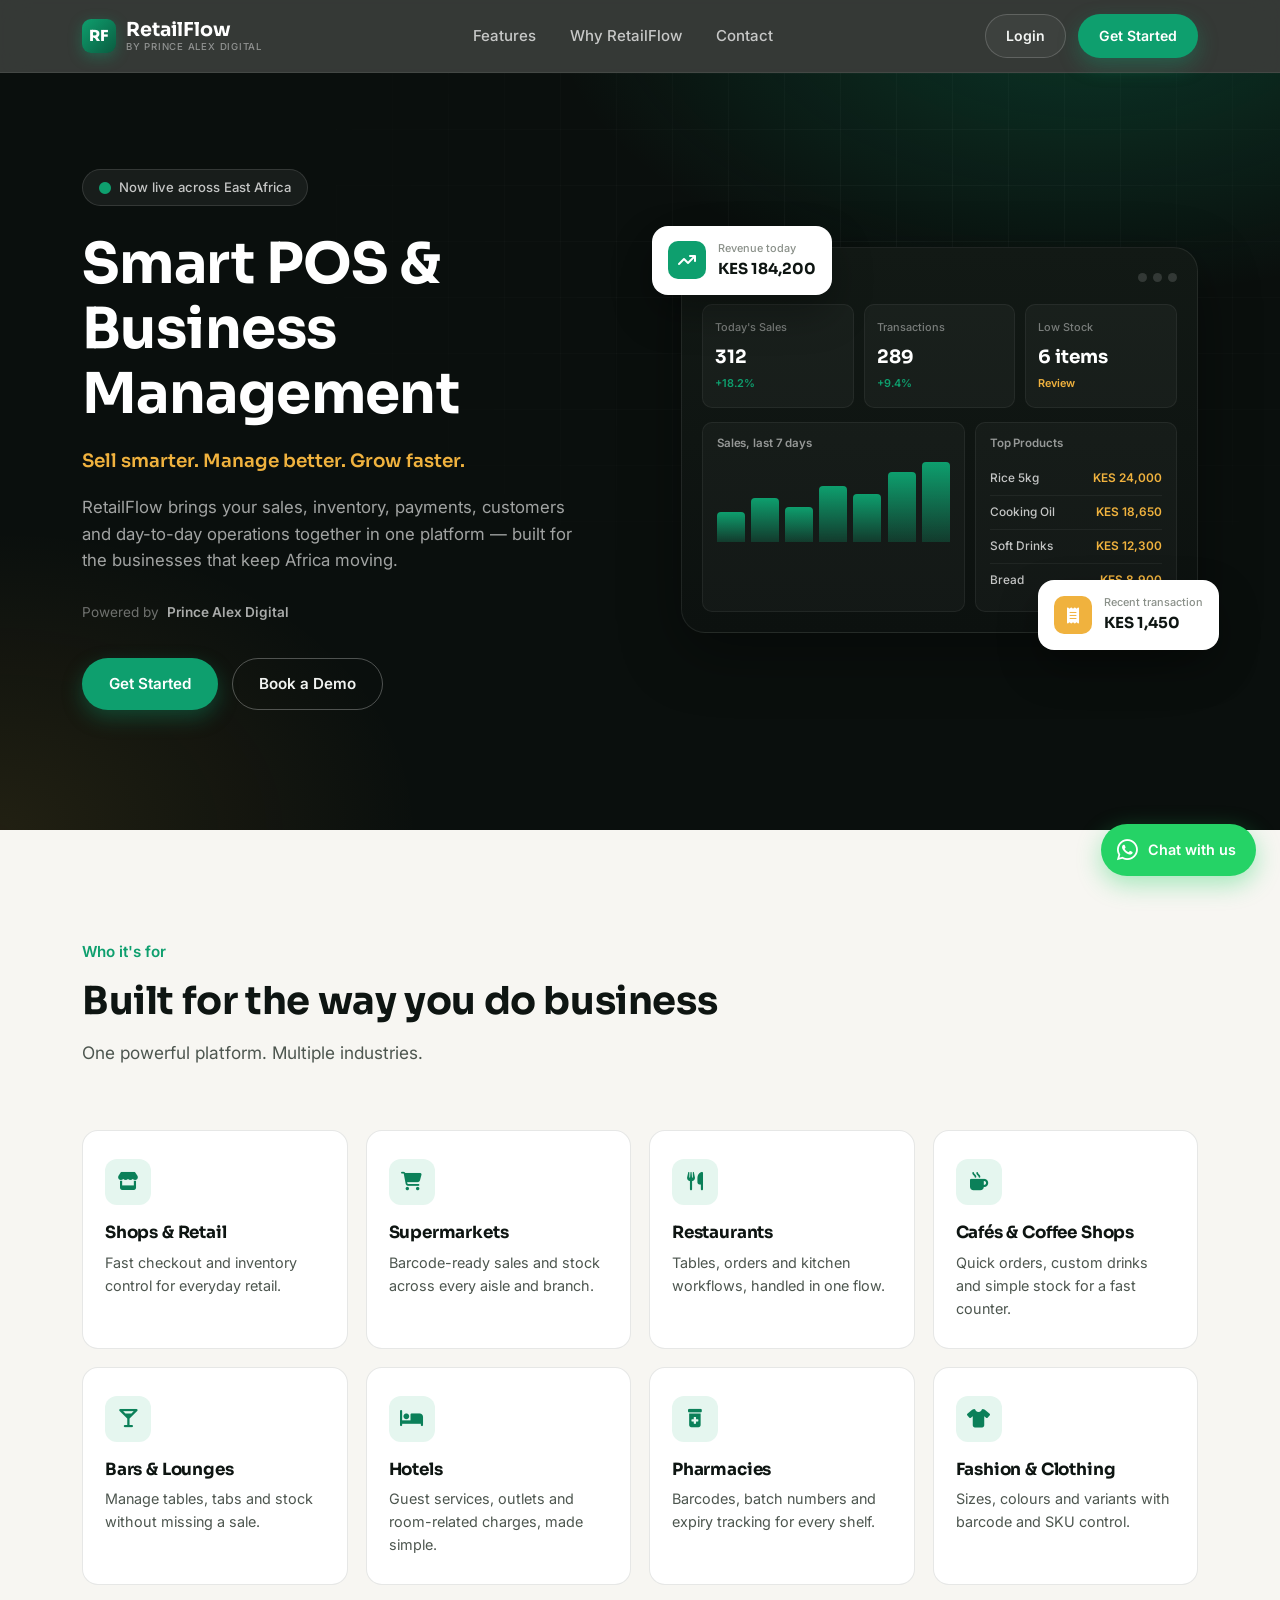
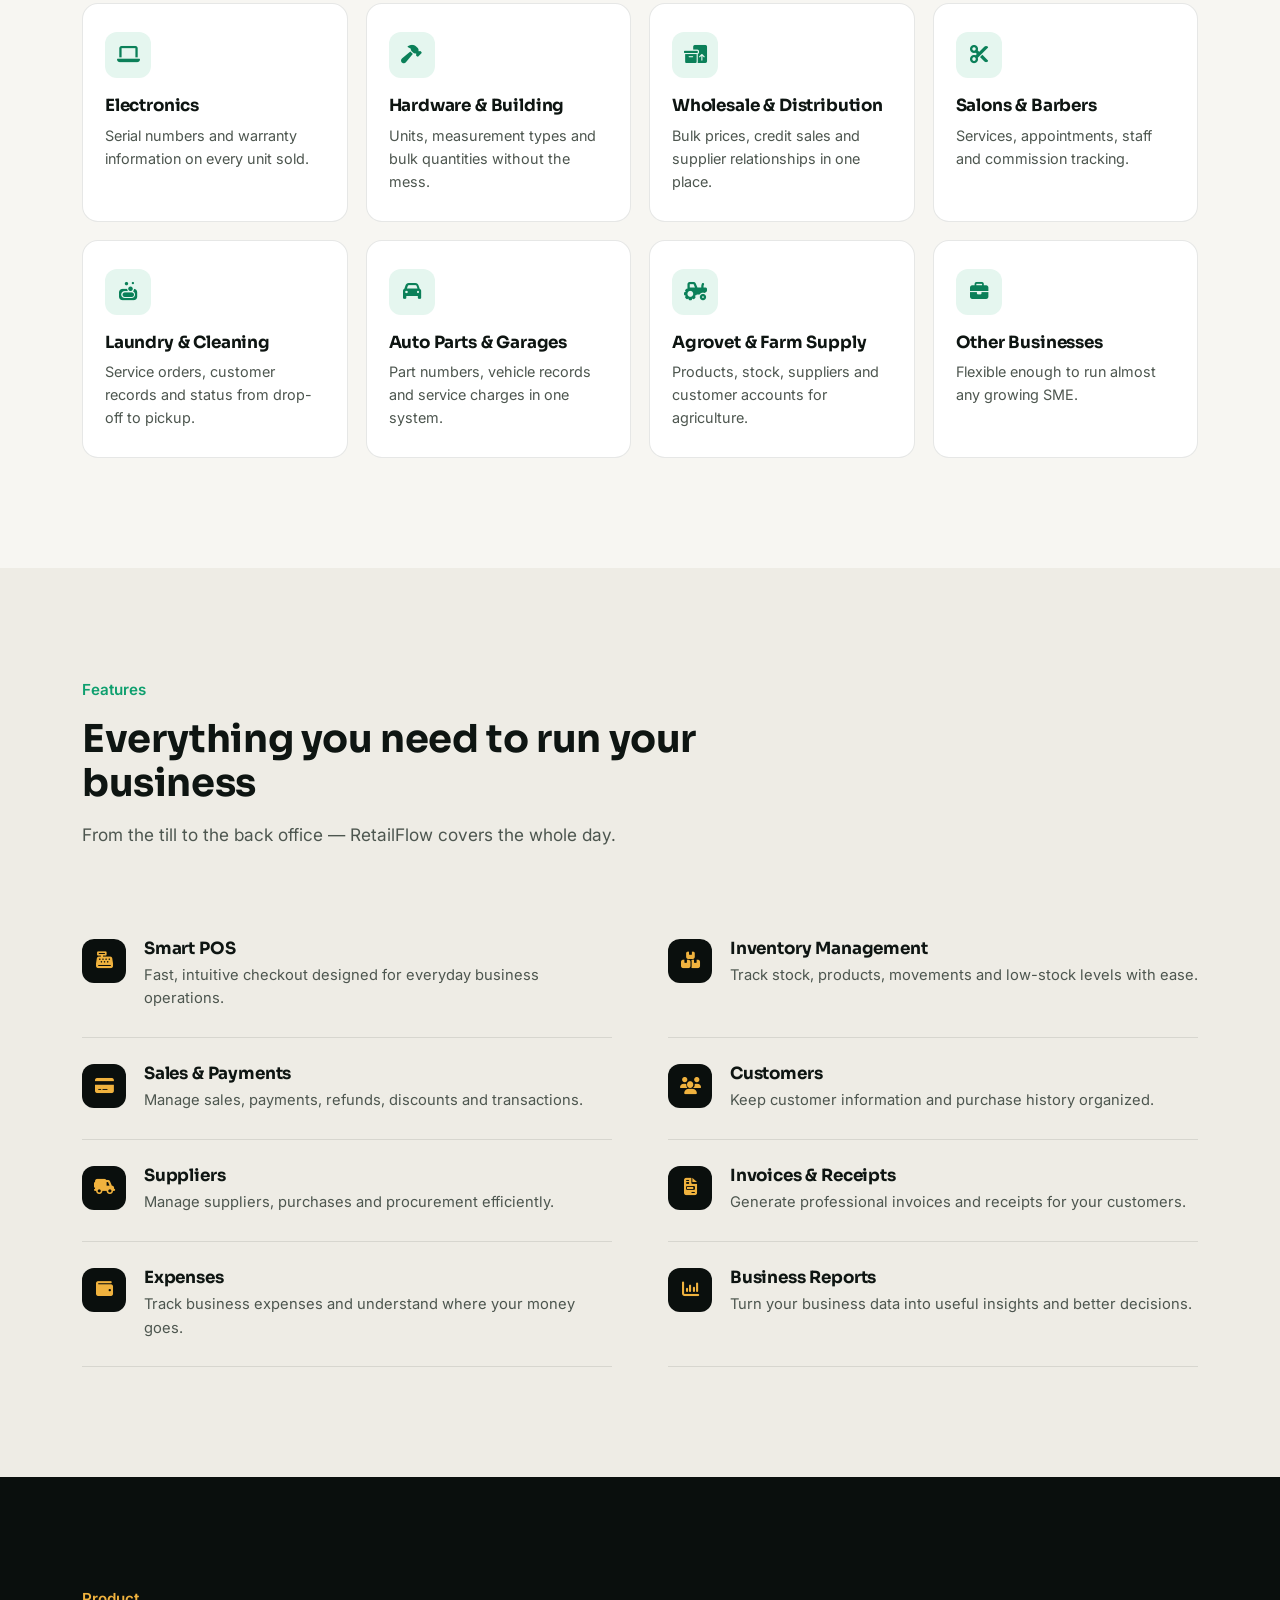
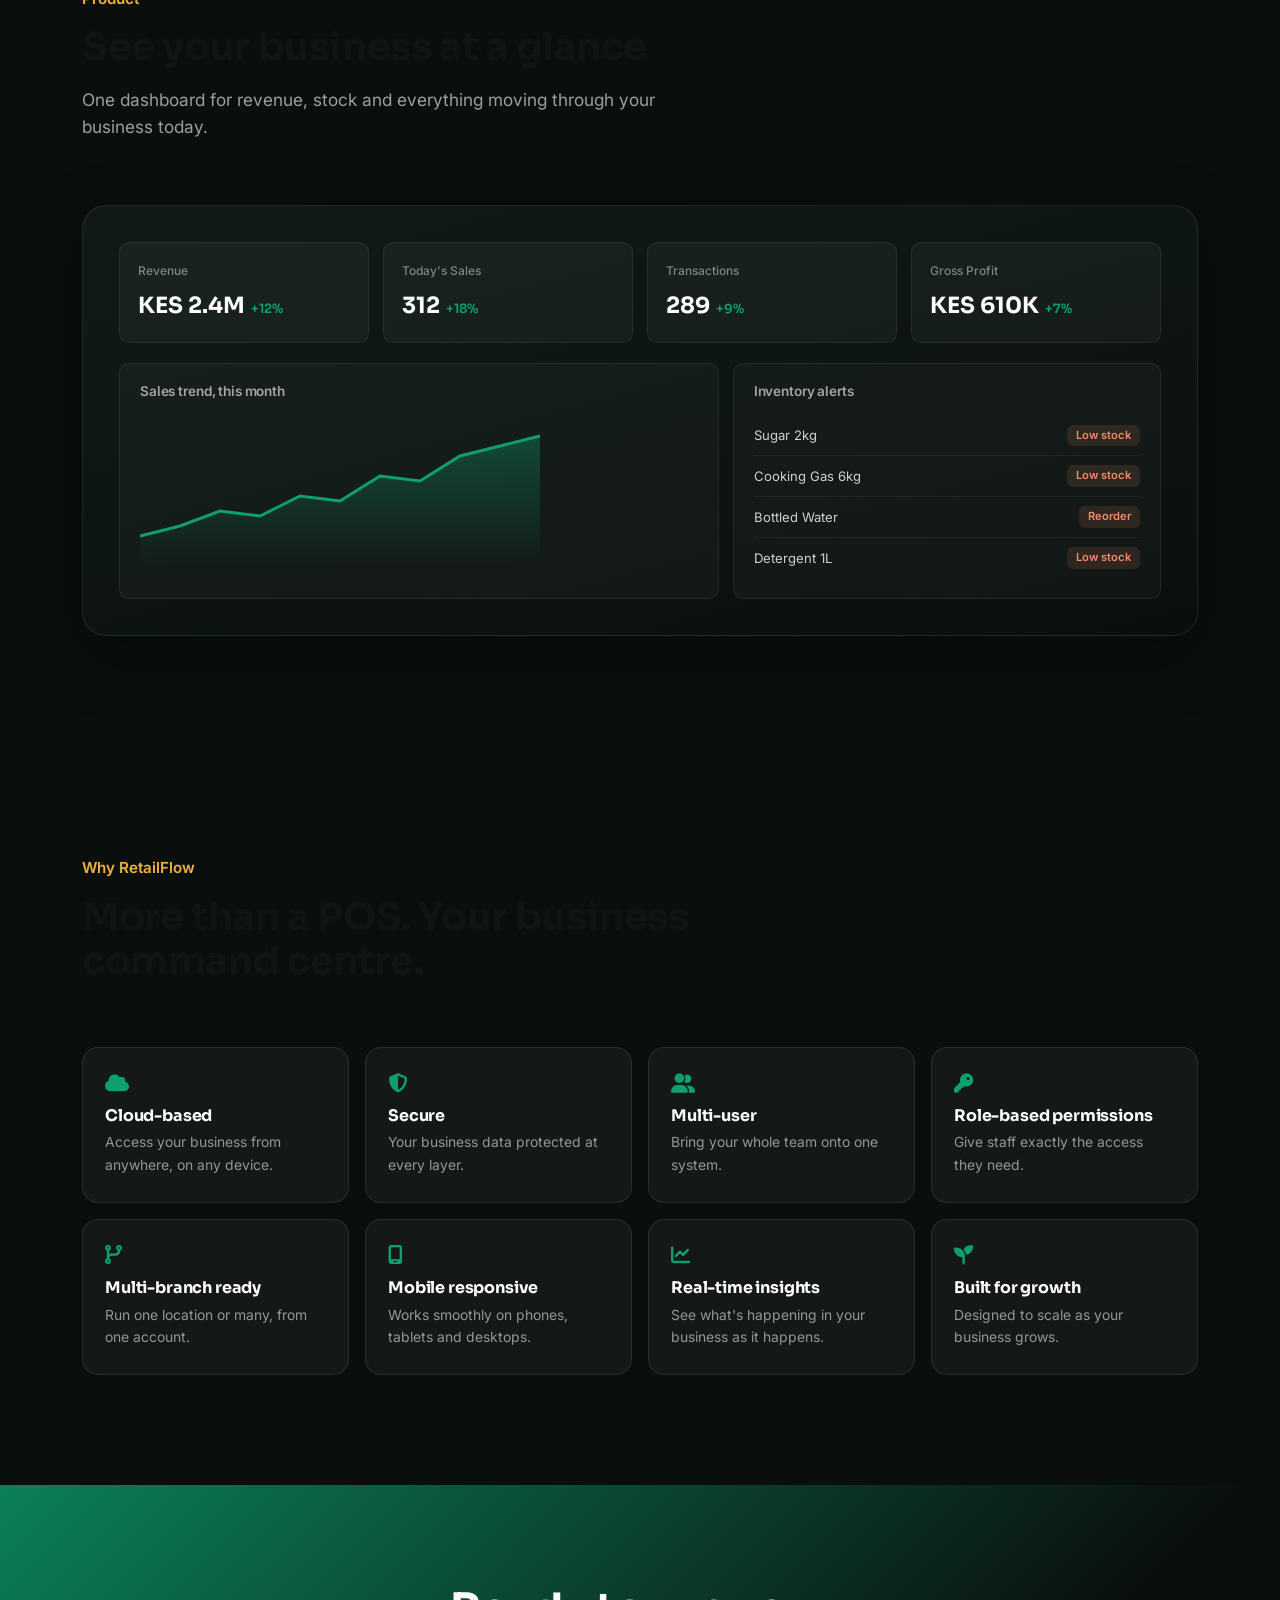
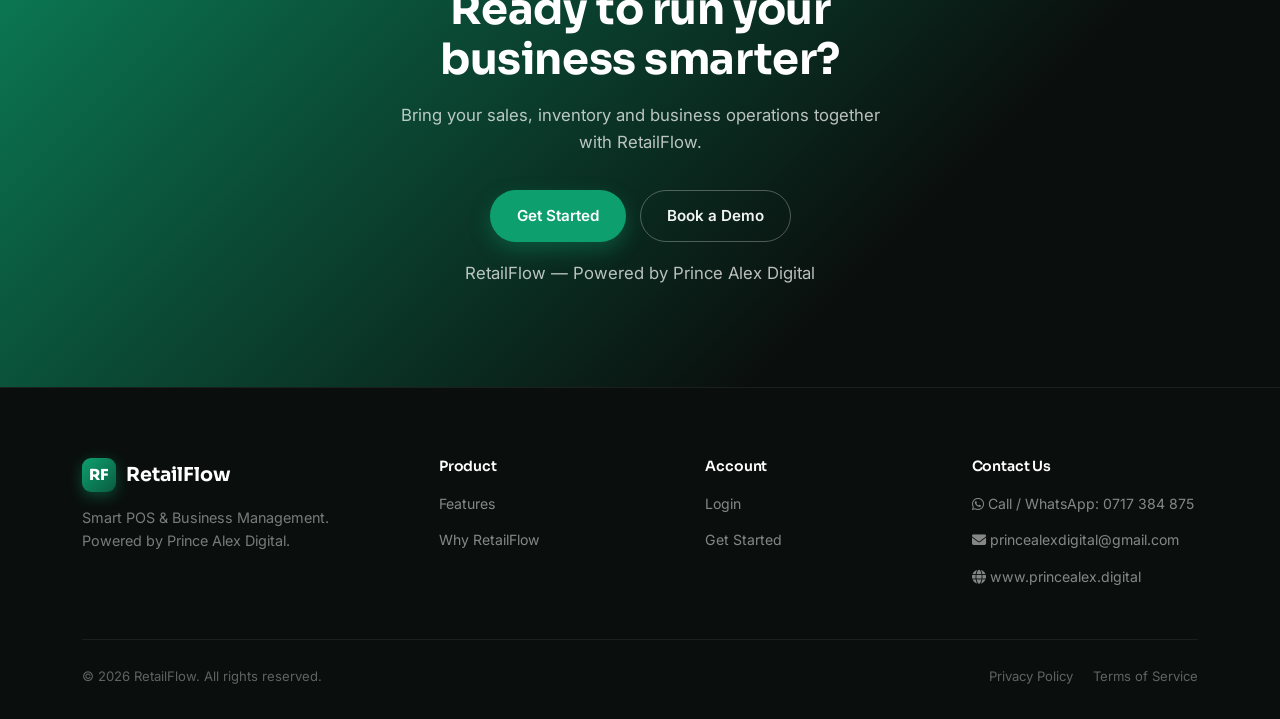
<file: index.html>
<!DOCTYPE html>
<html lang="en">
<head>
<meta charset="UTF-8">
<meta name="viewport" content="width=device-width, initial-scale=1.0">
<link rel="icon" type="image/svg+xml" href="favicon.svg">
<title>RetailFlow — Smart POS &amp; Business Management</title>
<meta name="description" content="RetailFlow is a cloud-based POS and business management platform for shops, supermarkets, restaurants, cafés, hotels, bars and wholesalers. Sell smarter, manage better, grow faster.">
<meta name="keywords" content="POS system, point of sale, business management software, retail software, restaurant POS, inventory management">
<meta name="author" content="Prince Alex Digital">

<meta property="og:type" content="website">
<meta property="og:title" content="RetailFlow — Smart POS &amp; Business Management">
<meta property="og:description" content="Sell smarter. Manage better. Grow faster. RetailFlow brings sales, inventory, payments and customers together in one platform.">
<meta property="og:site_name" content="RetailFlow">

<meta name="twitter:card" content="summary_large_image">
<meta name="twitter:title" content="RetailFlow — Smart POS &amp; Business Management">
<meta name="twitter:description" content="Sell smarter. Manage better. Grow faster.">

<link rel="preconnect" href="https://fonts.googleapis.com">
<link rel="preconnect" href="https://fonts.gstatic.com" crossorigin>
<link href="https://fonts.googleapis.com/css2?family=Sora:wght@400;500;600;700;800&family=Inter:wght@400;500;600;700&display=swap" rel="stylesheet">
<link rel="stylesheet" href="https://cdnjs.cloudflare.com/ajax/libs/font-awesome/6.5.1/css/all.min.css">

<style>
  :root{
    --bg-dark: #0a0f0d;
    --bg-dark-2: #0e1512;
    --bg-paper: #f7f6f2;
    --bg-paper-2: #eeece5;
    --ink: #0e1512;
    --ink-soft: #4d564f;
    --ink-faint: #8a9089;
    --line: rgba(14,21,18,0.10);
    --line-dark: rgba(255,255,255,0.10);
    --white: #ffffff;
    --emerald: #0e9f6e;
    --emerald-dark: #0b8059;
    --emerald-light: #e5f6ef;
    --gold: #f0b23e;
    --radius-sm: 10px;
    --radius-md: 16px;
    --radius-lg: 24px;
    --shadow-soft: 0 10px 30px rgba(14,21,18,0.08);
    --shadow-strong: 0 20px 60px rgba(0,0,0,0.35);
    --maxw: 1180px;
  }

  *{box-sizing:border-box;}
  html{scroll-behavior:smooth;}
  @media (prefers-reduced-motion: reduce){
    html{scroll-behavior:auto;}
    *{animation-duration:0.001ms !important; animation-iteration-count:1 !important; transition-duration:0.001ms !important;}
  }

  body{
    margin:0;
    font-family:'Inter',sans-serif;
    color:var(--ink);
    background:var(--bg-paper);
    line-height:1.6;
    -webkit-font-smoothing:antialiased;
  }

  h1,h2,h3,h4{
    font-family:'Sora',sans-serif;
    color:var(--ink);
    margin:0;
    line-height:1.15;
    font-weight:700;
    letter-spacing:-0.01em;
  }

  p{margin:0;}
  a{color:inherit; text-decoration:none;}
  img{max-width:100%; display:block;}
  button{font-family:inherit; cursor:pointer;}

  .wrap{max-width:var(--maxw); margin:0 auto; padding:0 32px;}

  :focus-visible{outline:2px solid var(--emerald); outline-offset:3px;}

  /* ---------- Buttons ---------- */
  .btn{
    display:inline-flex; align-items:center; justify-content:center; gap:8px;
    padding:13px 26px;
    border-radius:999px;
    font-weight:600;
    font-size:0.95rem;
    border:1px solid transparent;
    transition:transform 0.15s ease, box-shadow 0.15s ease, background 0.15s ease, color 0.15s ease, border-color .15s ease;
    white-space:nowrap;
  }
  .btn-primary{
    background:var(--emerald);
    color:#fff;
    box-shadow:0 8px 20px rgba(14,159,110,0.35);
  }
  .btn-primary:hover{background:var(--emerald-dark); transform:translateY(-1px);}
  .btn-ghost-dark{
    color:#f2f4f2;
    border-color:rgba(255,255,255,0.18);
    background:rgba(255,255,255,0.04);
  }
  .btn-ghost-dark:hover{background:rgba(255,255,255,0.09); border-color:rgba(255,255,255,0.3);}
  .btn-ghost-light{
    color:var(--ink);
    border-color:var(--line);
    background:transparent;
  }
  .btn-ghost-light:hover{background:var(--bg-paper-2);}
  .btn-outline-dark{
    color:#f2f4f2;
    border-color:rgba(255,255,255,0.28);
  }
  .btn-outline-dark:hover{background:rgba(255,255,255,0.08);}
  .btn-sm{padding:10px 20px; font-size:0.88rem;}
  .btn-block{width:100%;}

  /* ---------- Nav ---------- */
  header.site-nav{
    position:sticky; top:0; z-index:100;
    background:rgba(10,15,13,0.82);
    backdrop-filter:blur(14px);
    -webkit-backdrop-filter:blur(14px);
    border-bottom:1px solid rgba(255,255,255,0.08);
  }
  .nav-inner{
    max-width:var(--maxw); margin:0 auto; padding:0 32px;
    height:72px; display:flex; align-items:center; justify-content:space-between;
  }
  .brand{
    display:flex; align-items:center; gap:10px;
    font-family:'Sora',sans-serif; font-weight:700; font-size:1.2rem;
    color:#fff;
  }
  .brand-text{
    display:flex; flex-direction:column;
    line-height:1.1;
  }
  .brand-text small{
    font-family:'Inter',sans-serif; font-weight:500; font-size:0.6rem;
    color:rgba(255,255,255,0.45); letter-spacing:.08em;
    text-transform:uppercase; margin-top:2px;
  }
  .brand-mark{
    width:34px; height:34px; border-radius:9px;
    background:linear-gradient(135deg, var(--emerald), #0a5c40);
    display:flex; align-items:center; justify-content:center;
    color:#fff; font-size:0.95rem; font-weight:800;
    box-shadow:0 4px 14px rgba(14,159,110,0.4);
  }
  .nav-links{
    display:flex; gap:34px; align-items:center;
    list-style:none; margin:0; padding:0;
  }
  .nav-links a{
    color:rgba(255,255,255,0.72);
    font-size:0.94rem; font-weight:500;
    transition:color .15s ease;
  }
  .nav-links a:hover{color:#fff;}
  .nav-actions{display:flex; align-items:center; gap:12px;}
  .nav-actions .btn-ghost-dark{padding:10px 20px;}

  .hamburger{
    display:none; flex-direction:column; gap:5px;
    background:none; border:none; padding:6px;
  }
  .hamburger span{
    width:22px; height:2px; background:#fff; border-radius:2px;
    transition:transform .2s ease, opacity .2s ease;
  }

  .mobile-menu{
    display:none; flex-direction:column;
    background:var(--bg-dark-2);
    border-bottom:1px solid rgba(255,255,255,0.08);
    padding:8px 32px 24px;
  }
  .mobile-menu a{
    color:rgba(255,255,255,0.85); padding:14px 0;
    border-bottom:1px solid rgba(255,255,255,0.06);
    font-size:1rem; font-weight:500;
  }
  .mobile-menu .mobile-actions{
    display:flex; flex-direction:column; gap:10px; margin-top:16px;
  }
  body.menu-open .mobile-menu{display:flex;}
  body.menu-open .hamburger span:nth-child(1){transform:translateY(7px) rotate(45deg);}
  body.menu-open .hamburger span:nth-child(2){opacity:0;}
  body.menu-open .hamburger span:nth-child(3){transform:translateY(-7px) rotate(-45deg);}

  @media (max-width: 940px){
    .nav-links, .nav-actions{display:none;}
    .hamburger{display:flex;}
  }

  /* ---------- Hero ---------- */
  .hero{
    position:relative;
    background:
      radial-gradient(ellipse 900px 500px at 85% -10%, rgba(14,159,110,0.28), transparent 60%),
      radial-gradient(ellipse 700px 500px at 0% 100%, rgba(240,178,62,0.10), transparent 60%),
      var(--bg-dark);
    overflow:hidden;
    padding:96px 0 120px;
  }
  .hero::before{
    content:"";
    position:absolute; inset:0;
    background-image:
      linear-gradient(rgba(255,255,255,0.035) 1px, transparent 1px),
      linear-gradient(90deg, rgba(255,255,255,0.035) 1px, transparent 1px);
    background-size:56px 56px;
    mask-image:radial-gradient(ellipse 900px 600px at 70% 20%, black, transparent 75%);
    pointer-events:none;
  }
  .hero-grid{
    position:relative; z-index:1;
    display:grid; grid-template-columns:1.05fr 1fr; gap:56px; align-items:center;
  }
  .hero-eyebrow-badge{
    display:inline-flex; align-items:center; gap:8px;
    background:rgba(255,255,255,0.06);
    border:1px solid rgba(255,255,255,0.12);
    padding:7px 16px; border-radius:999px;
    font-size:0.82rem; color:rgba(255,255,255,0.75); font-weight:500;
    margin-bottom:26px;
  }
  .hero-eyebrow-badge i{color:var(--emerald); font-size:0.75rem;}
  .hero h1{
    color:#fff; font-size:clamp(2.4rem, 4.4vw, 3.6rem);
    max-width:12ch;
  }
  .hero-sub{
    color:var(--gold);
    font-family:'Sora',sans-serif; font-weight:600;
    font-size:1.15rem; margin-top:20px;
  }
  .hero-desc{
    color:rgba(255,255,255,0.62);
    font-size:1.05rem; max-width:46ch; margin-top:18px;
  }
  .hero-powered{
    margin-top:28px; font-size:0.85rem; color:rgba(255,255,255,0.4);
    display:flex; align-items:center; gap:8px;
  }
  .hero-powered strong{color:rgba(255,255,255,0.65); font-weight:600;}
  .hero-cta{display:flex; gap:14px; margin-top:34px; flex-wrap:wrap;}

  /* Dashboard mockup */
  .dash-mock{
    position:relative;
    background:linear-gradient(180deg, #121915, #0c110f);
    border:1px solid rgba(255,255,255,0.08);
    border-radius:var(--radius-lg);
    box-shadow:var(--shadow-strong);
    padding:20px;
    transform:perspective(1400px) rotateY(-6deg) rotateX(2deg);
  }
  .dash-mock-head{
    display:flex; align-items:center; justify-content:space-between;
    margin-bottom:16px;
  }
  .dash-dots{display:flex; gap:6px;}
  .dash-dots span{width:9px; height:9px; border-radius:50%; background:rgba(255,255,255,0.14);}
  .dash-title{color:rgba(255,255,255,0.5); font-size:0.78rem; font-weight:500;}
  .dash-stats{display:grid; grid-template-columns:repeat(3,1fr); gap:10px; margin-bottom:14px;}
  .dash-stat{
    background:rgba(255,255,255,0.035);
    border:1px solid rgba(255,255,255,0.06);
    border-radius:var(--radius-sm);
    padding:14px 12px;
  }
  .dash-stat .lbl{font-size:0.68rem; color:rgba(255,255,255,0.42); font-weight:500;}
  .dash-stat .val{font-family:'Sora',sans-serif; color:#fff; font-size:1.15rem; font-weight:700; margin-top:6px;}
  .dash-stat .delta{font-size:0.68rem; color:var(--emerald); margin-top:4px; font-weight:600;}
  .dash-body{display:grid; grid-template-columns:1.3fr 1fr; gap:10px;}
  .dash-panel{
    background:rgba(255,255,255,0.03);
    border:1px solid rgba(255,255,255,0.06);
    border-radius:var(--radius-sm);
    padding:14px;
  }
  .dash-panel h4{color:rgba(255,255,255,0.55); font-size:0.72rem; font-weight:600; font-family:'Inter',sans-serif; margin-bottom:12px;}
  .chart-bars{display:flex; align-items:flex-end; gap:6px; height:80px;}
  .chart-bars .bar{
    flex:1; background:linear-gradient(180deg, var(--emerald), rgba(14,159,110,0.25));
    border-radius:4px 4px 0 0;
    animation:barGrow 1.1s ease-out both;
  }
  @keyframes barGrow{from{transform:scaleY(0); transform-origin:bottom;} to{transform:scaleY(1);}}
  .prod-row{display:flex; align-items:center; justify-content:space-between; padding:7px 0; border-bottom:1px solid rgba(255,255,255,0.05); font-size:0.74rem;}
  .prod-row:last-child{border-bottom:none;}
  .prod-row .name{color:rgba(255,255,255,0.75); font-weight:500;}
  .prod-row .amt{color:var(--gold); font-weight:600;}
  .float-card{
    position:absolute;
    background:#fff;
    border-radius:var(--radius-md);
    box-shadow:0 18px 40px rgba(0,0,0,0.3);
    padding:14px 16px;
    display:flex; align-items:center; gap:12px;
    animation:floatY 5s ease-in-out infinite;
  }
  .float-card .fc-icon{
    width:38px; height:38px; border-radius:10px;
    display:flex; align-items:center; justify-content:center;
    font-size:1rem; color:#fff;
  }
  .float-card .fc-lbl{font-size:0.68rem; color:var(--ink-faint); font-weight:500;}
  .float-card .fc-val{font-family:'Sora',sans-serif; font-size:0.95rem; font-weight:700; color:var(--ink);}
  .float-1{top:-22px; left:-30px; background:#fff;}
  .float-1 .fc-icon{background:var(--emerald);}
  .float-2{bottom:-18px; right:-22px; animation-delay:1.6s;}
  .float-2 .fc-icon{background:var(--gold);}
  @keyframes floatY{0%,100%{transform:translateY(0);} 50%{transform:translateY(-10px);}}

  @media (max-width: 940px){
    .hero-grid{grid-template-columns:1fr;}
    .dash-mock{transform:none; margin-top:20px;}
    .float-card{display:none;}
  }

  /* ---------- Section shell ---------- */
  section{padding:110px 0;}
  .section-light{background:var(--bg-paper);}
  .section-alt{background:var(--bg-paper-2);}
  .section-dark{background:var(--bg-dark); color:#fff;}
  .section-head{max-width:640px; margin-bottom:64px;}
  .section-head.center{margin-left:auto; margin-right:auto; text-align:center;}
  .section-head h2{font-size:clamp(1.9rem, 3vw, 2.5rem);}
  .section-head .kicker{
    color:var(--emerald); font-weight:600; font-size:0.95rem; margin-bottom:14px; display:block;
  }
  .section-dark .section-head .kicker{color:var(--gold);}
  .section-head p.lede{color:var(--ink-soft); font-size:1.08rem; margin-top:16px;}
  .section-dark .section-head p.lede{color:rgba(255,255,255,0.6);}

  /* ---------- Business types ---------- */
  .biz-grid{
    display:grid; grid-template-columns:repeat(4, 1fr); gap:18px;
  }
  .biz-card{
    background:#fff;
    border:1px solid var(--line);
    border-radius:var(--radius-md);
    padding:28px 22px;
    transition:transform .18s ease, box-shadow .18s ease, border-color .18s ease;
  }
  .biz-card:hover{transform:translateY(-4px); box-shadow:var(--shadow-soft); border-color:transparent;}
  .biz-icon{
    width:46px; height:46px; border-radius:12px;
    background:var(--emerald-light); color:var(--emerald-dark);
    display:flex; align-items:center; justify-content:center; font-size:1.15rem;
    margin-bottom:18px;
  }
  .biz-card h3{font-size:1.05rem; margin-bottom:8px;}
  .biz-card p{color:var(--ink-soft); font-size:0.9rem;}

  @media (max-width: 940px){ .biz-grid{grid-template-columns:repeat(2,1fr);} }
  @media (max-width: 560px){ .biz-grid{grid-template-columns:1fr;} }

  /* ---------- Features: row list, two columns ---------- */
  .feat-grid{
    display:grid; grid-template-columns:1fr 1fr; gap:0 56px;
  }
  .feat-row{
    display:flex; gap:18px; padding:26px 0;
    border-bottom:1px solid var(--line);
  }
  .feat-row:last-child, .feat-grid .feat-row:nth-last-child(2){border-bottom:1px solid var(--line);}
  .feat-icon{
    flex:none; width:44px; height:44px; border-radius:12px;
    background:var(--bg-dark); color:var(--gold);
    display:flex; align-items:center; justify-content:center; font-size:1.05rem;
  }
  .feat-row h3{font-size:1.05rem; margin-bottom:6px;}
  .feat-row p{color:var(--ink-soft); font-size:0.92rem;}
  @media (max-width: 800px){ .feat-grid{grid-template-columns:1fr;} }

  /* ---------- Product showcase ---------- */
  .showcase{position:relative;}
  .showcase-panel{
    position:relative;
    background:linear-gradient(165deg, #101b16, #0a0f0d);
    border-radius:var(--radius-lg);
    border:1px solid rgba(255,255,255,0.08);
    padding:36px;
    box-shadow:var(--shadow-strong);
  }
  .sp-top{display:grid; grid-template-columns:repeat(4,1fr); gap:14px; margin-bottom:20px;}
  .sp-stat{background:rgba(255,255,255,0.04); border:1px solid rgba(255,255,255,0.07); border-radius:var(--radius-sm); padding:18px;}
  .sp-stat .lbl{color:rgba(255,255,255,0.45); font-size:0.75rem; font-weight:500;}
  .sp-stat .val{font-family:'Sora',sans-serif; color:#fff; font-size:1.4rem; font-weight:700; margin-top:8px;}
  .sp-stat .val small{color:var(--emerald); font-size:0.8rem; font-weight:600; margin-left:6px;}
  .sp-main{display:grid; grid-template-columns:1.4fr 1fr; gap:14px;}
  .sp-panel{background:rgba(255,255,255,0.03); border:1px solid rgba(255,255,255,0.07); border-radius:var(--radius-sm); padding:20px;}
  .sp-panel h4{color:rgba(255,255,255,0.6); font-size:0.85rem; font-family:'Inter',sans-serif; font-weight:600; margin-bottom:16px;}
  .sp-linechart{height:150px; position:relative;}
  .sp-alert-row{display:flex; align-items:center; justify-content:space-between; padding:9px 0; border-bottom:1px solid rgba(255,255,255,0.06); font-size:0.82rem;}
  .sp-alert-row:last-child{border:none;}
  .sp-alert-row .tag{color:#f28b6b; background:rgba(242,139,107,0.12); padding:2px 9px; border-radius:6px; font-size:0.7rem; font-weight:600;}
  .sp-alert-row .name{color:rgba(255,255,255,0.8);}
  @media (max-width: 900px){ .sp-top{grid-template-columns:repeat(2,1fr);} .sp-main{grid-template-columns:1fr;} }

  /* ---------- Industry solutions ---------- */
  .ind-list{display:flex; flex-direction:column; gap:0;}
  .ind-row{
    display:grid; grid-template-columns:1fr 1fr; gap:48px;
    align-items:center;
    padding:52px 0;
    border-bottom:1px solid var(--line);
  }
  .ind-row:last-child{border-bottom:none;}
  .ind-row:nth-child(even) .ind-text{order:2;}
  .ind-tag{
    display:inline-block; color:var(--emerald-dark); background:var(--emerald-light);
    font-size:0.78rem; font-weight:600; padding:5px 13px; border-radius:999px; margin-bottom:16px;
  }
  .ind-text h3{font-size:1.5rem; margin-bottom:12px;}
  .ind-text p{color:var(--ink-soft);}
  .ind-visual{
    background:#fff; border:1px solid var(--line); border-radius:var(--radius-lg);
    padding:26px; box-shadow:var(--shadow-soft);
    display:flex; flex-direction:column; gap:10px;
  }
  .ind-visual .iv-line{display:flex; align-items:center; gap:12px;}
  .ind-visual .iv-swatch{width:34px; height:34px; border-radius:9px; flex:none; display:flex; align-items:center; justify-content:center; color:#fff; font-size:0.9rem;}
  .ind-visual .iv-bar{flex:1; height:8px; border-radius:6px; background:var(--bg-paper-2); position:relative; overflow:hidden;}
  .ind-visual .iv-bar span{position:absolute; inset:0; background:var(--emerald); border-radius:6px;}
  @media (max-width: 860px){
    .ind-row{grid-template-columns:1fr; gap:24px;}
    .ind-row:nth-child(even) .ind-text{order:0;}
  }

  /* ---------- Why RetailFlow ---------- */
  .why-grid{display:grid; grid-template-columns:repeat(4,1fr); gap:16px;}
  .why-card{
    background:rgba(255,255,255,0.045);
    border:1px solid rgba(255,255,255,0.09);
    border-radius:var(--radius-md);
    padding:26px 22px;
  }
  .why-card i{color:var(--emerald); font-size:1.2rem; margin-bottom:14px; display:block;}
  .why-card h3{color:#fff; font-size:1rem; margin-bottom:6px;}
  .why-card p{color:rgba(255,255,255,0.55); font-size:0.87rem;}
  @media (max-width: 940px){ .why-grid{grid-template-columns:repeat(2,1fr);} }
  @media (max-width: 560px){ .why-grid{grid-template-columns:1fr;} }

  /* ---------- CTA ---------- */
  .cta-section{
    background:linear-gradient(135deg, #0b8059, #0a0f0d 70%);
    padding:100px 0;
    text-align:center;
  }
  .cta-section h2{color:#fff; font-size:clamp(1.9rem,3.6vw,2.7rem); max-width:16ch; margin:0 auto;}
  .cta-section p{color:rgba(255,255,255,0.72); max-width:44ch; margin:18px auto 0; font-size:1.05rem;}
  .cta-actions{display:flex; gap:14px; justify-content:center; margin-top:34px; flex-wrap:wrap;}
  .cta-foot{margin-top:30px; color:rgba(255,255,255,0.45); font-size:0.85rem;}

  /* ---------- Footer ---------- */
  footer{background:var(--bg-dark); color:rgba(255,255,255,0.55); padding:70px 0 32px; border-top:1px solid rgba(255,255,255,0.07);}
  .foot-grid{display:grid; grid-template-columns:1.4fr 1fr 1fr 1fr; gap:40px; padding-bottom:50px;}
  .foot-brand .brand{margin-bottom:14px;}
  .foot-brand p{font-size:0.9rem; max-width:32ch; color:rgba(255,255,255,0.45);}
  .foot-col h4{color:#fff; font-size:0.88rem; font-weight:600; margin-bottom:16px;}
  .foot-col ul{list-style:none; margin:0; padding:0; display:flex; flex-direction:column; gap:11px;}
  .foot-col a{font-size:0.88rem; color:rgba(255,255,255,0.5); transition:color .15s ease;}
  .foot-col a:hover{color:#fff;}
  .foot-bottom{
    display:flex; justify-content:space-between; align-items:center;
    padding-top:26px; border-top:1px solid rgba(255,255,255,0.07);
    font-size:0.82rem; color:rgba(255,255,255,0.35); flex-wrap:wrap; gap:12px;
  }
  @media (max-width: 860px){
    .foot-grid{grid-template-columns:1fr 1fr; gap:32px;}
  }
  @media (max-width: 540px){
    .foot-grid{grid-template-columns:1fr;}
  }

  .reveal{opacity:0; transform:translateY(18px); transition:opacity .6s ease, transform .6s ease;}
  .reveal.is-visible{opacity:1; transform:none;}
  /* Fallback: make reveal elements visible if JS fails or IntersectionObserver doesn't trigger */
  .reveal-fallback .reveal{opacity:1; transform:none;}

  /* ---------- Floating WhatsApp Button ---------- */
  .whatsapp-float{
    position:fixed;
    bottom:24px;
    right:24px;
    z-index:999;
    display:flex;
    align-items:center;
    gap:10px;
    background:#25D366;
    color:#fff;
    padding:14px 20px 14px 16px;
    border-radius:999px;
    font-weight:600;
    font-size:0.9rem;
    box-shadow:0 8px 24px rgba(37,211,102,0.4);
    transition:transform .2s ease, box-shadow .2s ease;
    text-decoration:none;
  }
  .whatsapp-float:hover{
    transform:translateY(-2px) scale(1.03);
    box-shadow:0 12px 32px rgba(37,211,102,0.5);
  }
  .whatsapp-float i{
    font-size:1.5rem;
  }
  @media (max-width: 540px){
    .whatsapp-float{
      bottom:16px;
      right:16px;
      padding:12px 16px 12px 14px;
      font-size:0.82rem;
    }
    .whatsapp-float span{
      display:none;
    }
  }
</style>
</head>
<body>

<header class="site-nav">
  <nav class="nav-inner" aria-label="Primary">
    <a href="#top" class="brand">
      <span class="brand-mark">RF</span>
      <span class="brand-text">RetailFlow<small>by Prince Alex Digital</small></span>
    </a>
    <ul class="nav-links">
      <li><a href="#features">Features</a></li>
      <li><a href="#why">Why RetailFlow</a></li>
      <li><a href="#contact">Contact</a></li>
    </ul>
    <div class="nav-actions">
      <a href="/login/" class="btn btn-ghost-dark btn-sm" id="loginBtn" data-auth-action="login">Login</a>
      <a href="#get-started" class="btn btn-primary btn-sm" id="getStartedBtn" data-auth-action="signup">Get Started</a>
    </div>
    <button class="hamburger" id="hamburgerBtn" aria-label="Toggle menu" aria-expanded="false" aria-controls="mobileMenu">
      <span></span><span></span><span></span>
    </button>
  </nav>
  <div class="mobile-menu" id="mobileMenu">
    <a href="#features">Features</a>
    <a href="#why">Why RetailFlow</a>
    <a href="#contact">Contact</a>
    <div class="mobile-actions">
      <a href="/login/" class="btn btn-ghost-light btn-block" data-auth-action="login">Login</a>
      <a href="#get-started" class="btn btn-primary btn-block" data-auth-action="signup">Get Started</a>
    </div>
  </div>
</header>

<main id="top">
  <!-- HERO -->
  <section class="hero">
    <div class="wrap hero-grid">
      <div>
        <span class="hero-eyebrow-badge"><i class="fa-solid fa-circle"></i> Now live across East Africa</span>
        <h1>Smart POS &amp; Business Management</h1>
        <p class="hero-sub">Sell smarter. Manage better. Grow faster.</p>
        <p class="hero-desc">RetailFlow brings your sales, inventory, payments, customers and day-to-day operations together in one platform — built for the businesses that keep Africa moving.</p>
        <p class="hero-powered">Powered by <strong>Prince Alex Digital</strong></p>
        <div class="hero-cta">
          <a href="#get-started" class="btn btn-primary" data-auth-action="signup">Get Started</a>
          <a href="#contact" class="btn btn-outline-dark">Book a Demo</a>
        </div>
      </div>

      <div>
        <div class="dash-mock reveal is-visible" role="img" aria-label="RetailFlow dashboard showing today's sales, transactions, revenue and top products">
          <div class="float-card float-1">
            <div class="fc-icon"><i class="fa-solid fa-arrow-trend-up"></i></div>
            <div><div class="fc-lbl">Revenue today</div><div class="fc-val">KES 184,200</div></div>
          </div>
          <div class="dash-mock-head">
            <span class="dash-title">Overview · Today</span>
            <div class="dash-dots"><span></span><span></span><span></span></div>
          </div>
          <div class="dash-stats">
            <div class="dash-stat">
              <div class="lbl">Today's Sales</div>
              <div class="val">312</div>
              <div class="delta">+18.2%</div>
            </div>
            <div class="dash-stat">
              <div class="lbl">Transactions</div>
              <div class="val">289</div>
              <div class="delta">+9.4%</div>
            </div>
            <div class="dash-stat">
              <div class="lbl">Low Stock</div>
              <div class="val">6 items</div>
              <div class="delta" style="color:#f0b23e;">Review</div>
            </div>
          </div>
          <div class="dash-body">
            <div class="dash-panel">
              <h4>Sales, last 7 days</h4>
              <div class="chart-bars">
                <div class="bar" style="height:38%; animation-delay:.05s;"></div>
                <div class="bar" style="height:55%; animation-delay:.1s;"></div>
                <div class="bar" style="height:44%; animation-delay:.15s;"></div>
                <div class="bar" style="height:70%; animation-delay:.2s;"></div>
                <div class="bar" style="height:60%; animation-delay:.25s;"></div>
                <div class="bar" style="height:88%; animation-delay:.3s;"></div>
                <div class="bar" style="height:100%; animation-delay:.35s;"></div>
              </div>
            </div>
            <div class="dash-panel">
              <h4>Top Products</h4>
              <div class="prod-row"><span class="name">Rice 5kg</span><span class="amt">KES 24,000</span></div>
              <div class="prod-row"><span class="name">Cooking Oil</span><span class="amt">KES 18,650</span></div>
              <div class="prod-row"><span class="name">Soft Drinks</span><span class="amt">KES 12,300</span></div>
              <div class="prod-row"><span class="name">Bread</span><span class="amt">KES 8,900</span></div>
            </div>
          </div>
          <div class="float-card float-2">
            <div class="fc-icon"><i class="fa-solid fa-receipt"></i></div>
            <div><div class="fc-lbl">Recent transaction</div><div class="fc-val">KES 1,450</div></div>
          </div>
        </div>
      </div>
    </div>
  </section>

  <!-- BUSINESS TYPES -->
  <section class="section-light">
    <div class="wrap">
      <div class="section-head reveal">
        <span class="kicker">Who it's for</span>
        <h2>Built for the way you do business</h2>
        <p class="lede">One powerful platform. Multiple industries.</p>
      </div>
      <div class="biz-grid">
        <div class="biz-card reveal"><div class="biz-icon"><i class="fa-solid fa-store"></i></div><h3>Shops &amp; Retail</h3><p>Fast checkout and inventory control for everyday retail.</p></div>
        <div class="biz-card reveal"><div class="biz-icon"><i class="fa-solid fa-cart-shopping"></i></div><h3>Supermarkets</h3><p>Barcode-ready sales and stock across every aisle and branch.</p></div>
        <div class="biz-card reveal"><div class="biz-icon"><i class="fa-solid fa-utensils"></i></div><h3>Restaurants</h3><p>Tables, orders and kitchen workflows, handled in one flow.</p></div>
        <div class="biz-card reveal"><div class="biz-icon"><i class="fa-solid fa-mug-hot"></i></div><h3>Cafés &amp; Coffee Shops</h3><p>Quick orders, custom drinks and simple stock for a fast counter.</p></div>
        <div class="biz-card reveal"><div class="biz-icon"><i class="fa-solid fa-martini-glass"></i></div><h3>Bars &amp; Lounges</h3><p>Manage tables, tabs and stock without missing a sale.</p></div>
        <div class="biz-card reveal"><div class="biz-icon"><i class="fa-solid fa-bed"></i></div><h3>Hotels</h3><p>Guest services, outlets and room-related charges, made simple.</p></div>
        <div class="biz-card reveal"><div class="biz-icon"><i class="fa-solid fa-prescription-bottle-medical"></i></div><h3>Pharmacies</h3><p>Barcodes, batch numbers and expiry tracking for every shelf.</p></div>
        <div class="biz-card reveal"><div class="biz-icon"><i class="fa-solid fa-shirt"></i></div><h3>Fashion &amp; Clothing</h3><p>Sizes, colours and variants with barcode and SKU control.</p></div>
        <div class="biz-card reveal"><div class="biz-icon"><i class="fa-solid fa-laptop"></i></div><h3>Electronics</h3><p>Serial numbers and warranty information on every unit sold.</p></div>
        <div class="biz-card reveal"><div class="biz-icon"><i class="fa-solid fa-hammer"></i></div><h3>Hardware &amp; Building</h3><p>Units, measurement types and bulk quantities without the mess.</p></div>
        <div class="biz-card reveal"><div class="biz-icon"><i class="fa-solid fa-boxes-packing"></i></div><h3>Wholesale &amp; Distribution</h3><p>Bulk prices, credit sales and supplier relationships in one place.</p></div>
        <div class="biz-card reveal"><div class="biz-icon"><i class="fa-solid fa-scissors"></i></div><h3>Salons &amp; Barbers</h3><p>Services, appointments, staff and commission tracking.</p></div>
        <div class="biz-card reveal"><div class="biz-icon"><i class="fa-solid fa-soap"></i></div><h3>Laundry &amp; Cleaning</h3><p>Service orders, customer records and status from drop-off to pickup.</p></div>
        <div class="biz-card reveal"><div class="biz-icon"><i class="fa-solid fa-car"></i></div><h3>Auto Parts &amp; Garages</h3><p>Part numbers, vehicle records and service charges in one system.</p></div>
        <div class="biz-card reveal"><div class="biz-icon"><i class="fa-solid fa-tractor"></i></div><h3>Agrovet &amp; Farm Supply</h3><p>Products, stock, suppliers and customer accounts for agriculture.</p></div>
        <div class="biz-card reveal"><div class="biz-icon"><i class="fa-solid fa-briefcase"></i></div><h3>Other Businesses</h3><p>Flexible enough to run almost any growing SME.</p></div>
      </div>
    </div>
  </section>

  <!-- FEATURES -->
  <section class="section-alt" id="features">
    <div class="wrap">
      <div class="section-head reveal">
        <span class="kicker">Features</span>
        <h2>Everything you need to run your business</h2>
        <p class="lede">From the till to the back office — RetailFlow covers the whole day.</p>
      </div>
      <div class="feat-grid">
        <div class="feat-row reveal">
          <div class="feat-icon"><i class="fa-solid fa-cash-register"></i></div>
          <div><h3>Smart POS</h3><p>Fast, intuitive checkout designed for everyday business operations.</p></div>
        </div>
        <div class="feat-row reveal">
          <div class="feat-icon"><i class="fa-solid fa-boxes-stacked"></i></div>
          <div><h3>Inventory Management</h3><p>Track stock, products, movements and low-stock levels with ease.</p></div>
        </div>
        <div class="feat-row reveal">
          <div class="feat-icon"><i class="fa-solid fa-credit-card"></i></div>
          <div><h3>Sales &amp; Payments</h3><p>Manage sales, payments, refunds, discounts and transactions.</p></div>
        </div>
        <div class="feat-row reveal">
          <div class="feat-icon"><i class="fa-solid fa-users"></i></div>
          <div><h3>Customers</h3><p>Keep customer information and purchase history organized.</p></div>
        </div>
        <div class="feat-row reveal">
          <div class="feat-icon"><i class="fa-solid fa-truck-field"></i></div>
          <div><h3>Suppliers</h3><p>Manage suppliers, purchases and procurement efficiently.</p></div>
        </div>
        <div class="feat-row reveal">
          <div class="feat-icon"><i class="fa-solid fa-file-invoice"></i></div>
          <div><h3>Invoices &amp; Receipts</h3><p>Generate professional invoices and receipts for your customers.</p></div>
        </div>
        <div class="feat-row reveal">
          <div class="feat-icon"><i class="fa-solid fa-wallet"></i></div>
          <div><h3>Expenses</h3><p>Track business expenses and understand where your money goes.</p></div>
        </div>
        <div class="feat-row reveal">
          <div class="feat-icon"><i class="fa-solid fa-chart-column"></i></div>
          <div><h3>Business Reports</h3><p>Turn your business data into useful insights and better decisions.</p></div>
        </div>
      </div>
    </div>
  </section>

  <!-- PRODUCT SHOWCASE -->
  <section class="section-dark showcase">
    <div class="wrap">
      <div class="section-head reveal">
        <span class="kicker">Product</span>
        <h2>See your business at a glance</h2>
        <p class="lede">One dashboard for revenue, stock and everything moving through your business today.</p>
      </div>
      <div class="showcase-panel reveal">
        <div class="sp-top">
          <div class="sp-stat"><div class="lbl">Revenue</div><div class="val">KES 2.4M<small>+12%</small></div></div>
          <div class="sp-stat"><div class="lbl">Today's Sales</div><div class="val">312<small>+18%</small></div></div>
          <div class="sp-stat"><div class="lbl">Transactions</div><div class="val">289<small>+9%</small></div></div>
          <div class="sp-stat"><div class="lbl">Gross Profit</div><div class="val">KES 610K<small>+7%</small></div></div>
        </div>
        <div class="sp-main">
          <div class="sp-panel">
            <h4>Sales trend, this month</h4>
            <svg class="sp-linechart" viewBox="0 0 400 150" preserveAspectRatio="none" aria-hidden="true">
              <polyline points="0,120 40,110 80,95 120,100 160,80 200,85 240,60 280,65 320,40 360,30 400,20" fill="none" stroke="#0e9f6e" stroke-width="3"/>
              <polygon points="0,120 40,110 80,95 120,100 160,80 200,85 240,60 280,65 320,40 360,30 400,20 400,150 0,150" fill="url(#g1)" opacity="0.35"/>
              <defs>
                <linearGradient id="g1" x1="0" y1="0" x2="0" y2="1">
                  <stop offset="0%" stop-color="#0e9f6e"/>
                  <stop offset="100%" stop-color="#0e9f6e" stop-opacity="0"/>
                </linearGradient>
              </defs>
            </svg>
          </div>
          <div class="sp-panel">
            <h4>Inventory alerts</h4>
            <div class="sp-alert-row"><span class="name">Sugar 2kg</span><span class="tag">Low stock</span></div>
            <div class="sp-alert-row"><span class="name">Cooking Gas 6kg</span><span class="tag">Low stock</span></div>
            <div class="sp-alert-row"><span class="name">Bottled Water</span><span class="tag">Reorder</span></div>
            <div class="sp-alert-row"><span class="name">Detergent 1L</span><span class="tag">Low stock</span></div>
          </div>
        </div>
      </div>
    </div>
  </section>

  <!-- WHY RETAILFLOW -->
  <section class="section-dark" id="why">
    <div class="wrap">
      <div class="section-head reveal">
        <span class="kicker">Why RetailFlow</span>
        <h2>More than a POS. Your business command centre.</h2>
      </div>
      <div class="why-grid">
        <div class="why-card reveal"><i class="fa-solid fa-cloud"></i><h3>Cloud-based</h3><p>Access your business from anywhere, on any device.</p></div>
        <div class="why-card reveal"><i class="fa-solid fa-shield-halved"></i><h3>Secure</h3><p>Your business data protected at every layer.</p></div>
        <div class="why-card reveal"><i class="fa-solid fa-user-group"></i><h3>Multi-user</h3><p>Bring your whole team onto one system.</p></div>
        <div class="why-card reveal"><i class="fa-solid fa-key"></i><h3>Role-based permissions</h3><p>Give staff exactly the access they need.</p></div>
        <div class="why-card reveal"><i class="fa-solid fa-code-branch"></i><h3>Multi-branch ready</h3><p>Run one location or many, from one account.</p></div>
        <div class="why-card reveal"><i class="fa-solid fa-mobile-screen"></i><h3>Mobile responsive</h3><p>Works smoothly on phones, tablets and desktops.</p></div>
        <div class="why-card reveal"><i class="fa-solid fa-chart-line"></i><h3>Real-time insights</h3><p>See what's happening in your business as it happens.</p></div>
        <div class="why-card reveal"><i class="fa-solid fa-seedling"></i><h3>Built for growth</h3><p>Designed to scale as your business grows.</p></div>
      </div>
    </div>
  </section>

  <!-- CTA -->
  <section class="cta-section" id="get-started">
    <div class="wrap">
      <h2 class="reveal">Ready to run your business smarter?</h2>
      <p class="reveal">Bring your sales, inventory and business operations together with RetailFlow.</p>
      <div class="cta-actions reveal">
        <a href="#get-started" class="btn btn-primary" data-auth-action="signup">Get Started</a>
        <a href="#contact" class="btn btn-outline-dark">Book a Demo</a>
      </div>
      <p class="cta-foot">RetailFlow — Powered by Prince Alex Digital</p>
    </div>
  </section>
</main>

<footer id="contact">
  <div class="wrap">
    <div class="foot-grid">
      <div class="foot-brand">
        <a href="#top" class="brand"><span class="brand-mark">RF</span>RetailFlow</a>
        <p>Smart POS &amp; Business Management.<br>Powered by Prince Alex Digital.</p>
      </div>
      <div class="foot-col">
        <h4>Product</h4>
        <ul>
          <li><a href="#features">Features</a></li>
          <li><a href="#why">Why RetailFlow</a></li>
        </ul>
      </div>
      <div class="foot-col">
        <h4>Account</h4>
        <ul>
          <li><a href="/login/" data-auth-action="login">Login</a></li>
          <li><a href="#get-started" data-auth-action="signup">Get Started</a></li>
        </ul>
      </div>
      <div class="foot-col">
        <h4>Contact Us</h4>
        <ul>
          <li><a href="https://wa.me/254717384875" target="_blank" rel="noopener"><i class="fa-brands fa-whatsapp" aria-hidden="true"></i> Call / WhatsApp: 0717 384 875</a></li>
          <li><a href="mailto:princealexdigital@gmail.com"><i class="fa-solid fa-envelope" aria-hidden="true"></i> princealexdigital@gmail.com</a></li>
          <li><a href="https://www.princealex.digital" target="_blank" rel="noopener"><i class="fa-solid fa-globe" aria-hidden="true"></i> www.princealex.digital</a></li>
        </ul>
      </div>
    </div>
    <div class="foot-bottom">
      <span>© <span id="year"></span> RetailFlow. All rights reserved.</span>
      <div style="display:flex; gap:20px;">
        <a href="#privacy">Privacy Policy</a>
        <a href="#terms">Terms of Service</a>
      </div>
    </div>
  </div>
</footer>

<script>
  // Mobile menu toggle
  const hamburgerBtn = document.getElementById('hamburgerBtn');
  const body = document.body;
  hamburgerBtn.addEventListener('click', () => {
    const isOpen = body.classList.toggle('menu-open');
    hamburgerBtn.setAttribute('aria-expanded', isOpen);
  });
  document.querySelectorAll('.mobile-menu a').forEach(link => {
    link.addEventListener('click', () => {
      body.classList.remove('menu-open');
      hamburgerBtn.setAttribute('aria-expanded', 'false');
    });
  });

  // Footer year
  document.getElementById('year').textContent = new Date().getFullYear();

  // Scroll reveal
  const revealEls = document.querySelectorAll('.reveal');
  const io = new IntersectionObserver((entries) => {
    entries.forEach(entry => {
      if (entry.isIntersecting) {
        entry.target.classList.add('is-visible');
        io.unobserve(entry.target);
      }
    });
  }, { threshold: 0.1, rootMargin: '0px 0px -50px 0px' });
  revealEls.forEach(el => io.observe(el));

  // Fallback: if elements are still not visible after 1s, show them anyway
  setTimeout(() => {
    document.body.classList.add('reveal-fallback');
  }, 1000);

  /**
   * ---------------------------------------------------------------
   * AUTH / APP INTEGRATION HOOK
   * ---------------------------------------------------------------
   * Every "Login" and "Get Started" control in this page carries a
   * data-auth-action attribute ("login" | "signup") instead of a
   * hardcoded destination. This keeps the marketing page decoupled
   * from the application shell so the following can be wired in
   * later without touching markup:
   *
   *   - Firebase Authentication  (email/password, Google, etc.)
   *   - Cloudflare Workers        (API layer / session handling)
   *   - Cloudflare D1             (business + user data)
   *   - Cloudflare R2             (receipts, exports, media storage)
   *
   * Replace handleAuthAction() below with real logic, e.g.:
   *
   *   import { getAuth, signInWithPopup } from "firebase/auth";
   *   function handleAuthAction(action) {
   *     if (action === "login") { ... trigger Firebase sign-in ... }
   *     if (action === "signup") { ... route to onboarding ... }
   *   }
   * ---------------------------------------------------------------
   */
  function handleAuthAction(action, el) {
    // Placeholder behaviour until the auth/app backend is connected.
    console.log('[RetailFlow] auth action requested:', action);
  }

  document.querySelectorAll('[data-auth-action]').forEach(el => {
    el.addEventListener('click', (e) => {
      const action = el.getAttribute('data-auth-action');
      handleAuthAction(action, el);
      // e.preventDefault(); // uncomment once real navigation/auth is wired in
    });
  });
</script>

<!-- Floating WhatsApp Button -->
<a href="https://wa.me/254717384875?text=Hi%2C%20I%27m%20interested%20in%20RetailFlow%20POS" class="whatsapp-float" target="_blank" rel="noopener" aria-label="Chat with us on WhatsApp">
  <i class="fa-brands fa-whatsapp" aria-hidden="true"></i>
  <span>Chat with us</span>
</a>

</body>
</html>
</file>
